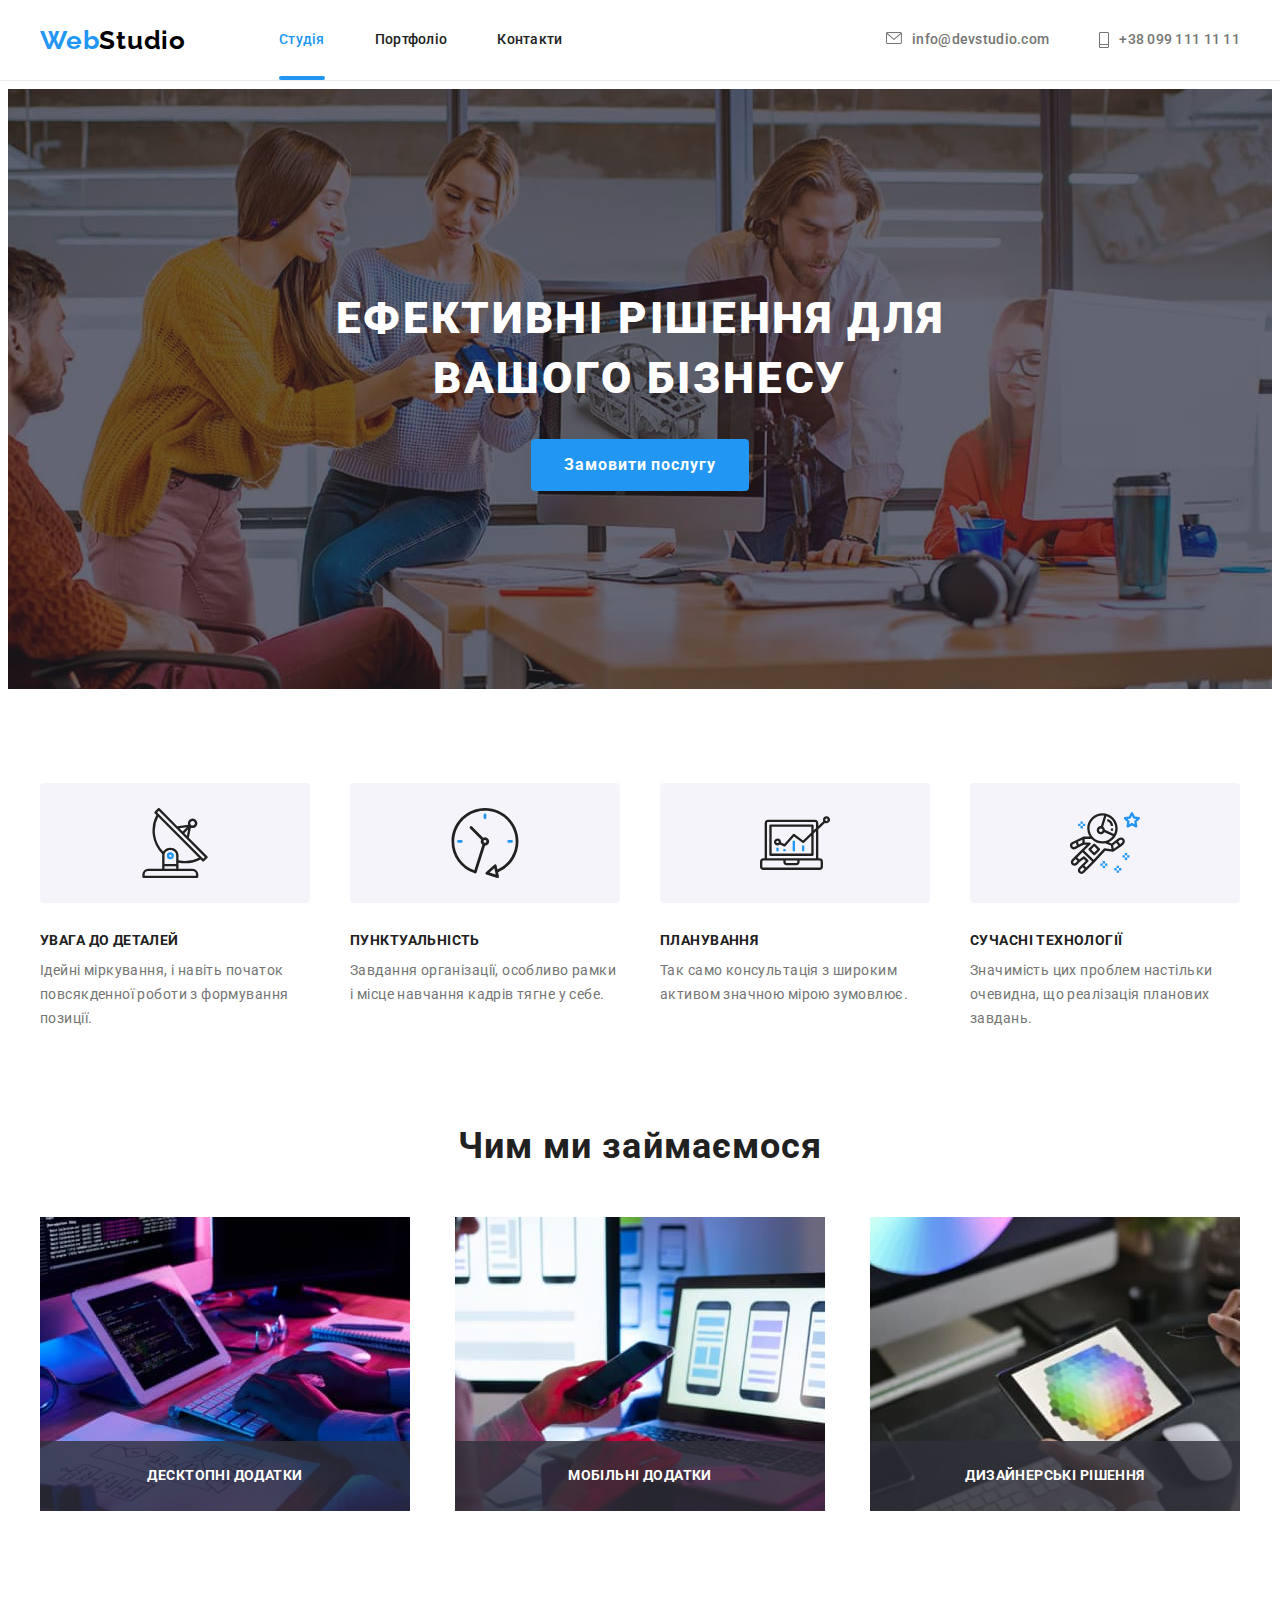
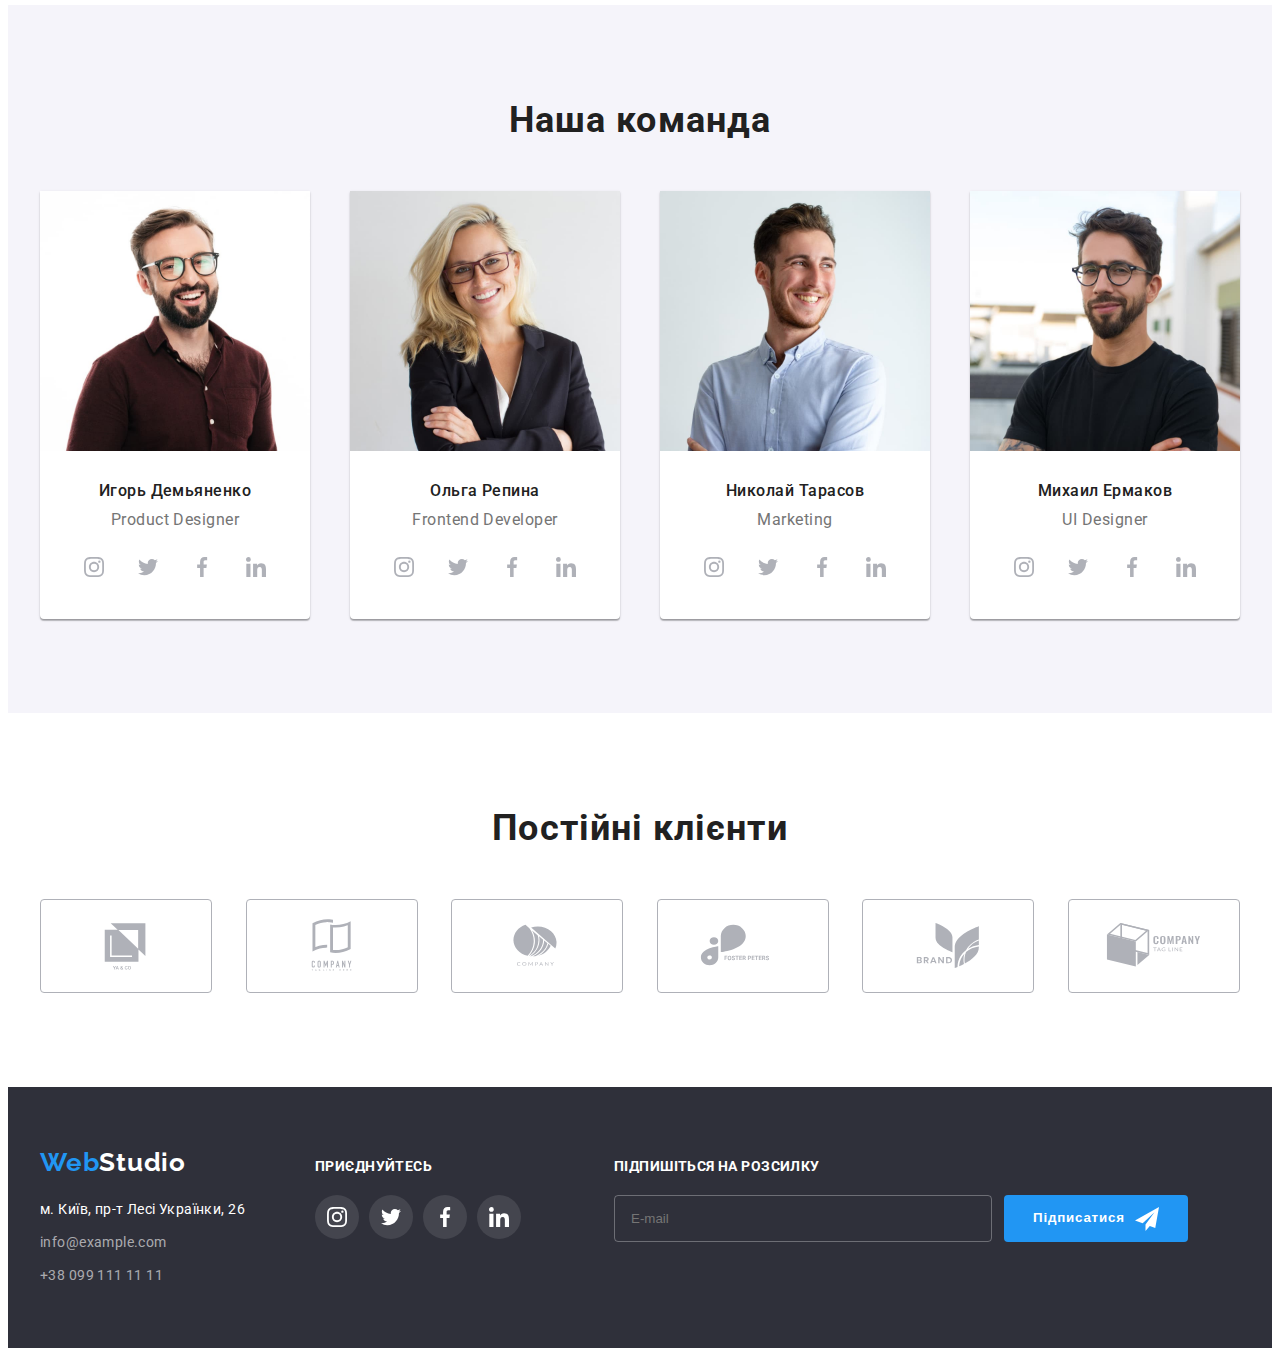
<file: index.html>
<!DOCTYPE html>
<html lang="uk">
  <head>
    <meta charset="UTF-8" />
    <meta http-equiv="X-UA-Compatible" content="IE=edge" />
    <meta name="viewport" content="width=device-width, initial-scale=1.0" />
    <title>goit-markup-hw-0</title>
    <!-- Fonts start -->
    <link rel="preconnect" href="https://fonts.googleapis.com" />
    <link rel="preconnect" href="https://fonts.gstatic.com" crossorigin />
    <link
      href="https://fonts.googleapis.com/css2?family=Raleway:wght@700&family=Roboto:wght@400;500;700;900&display=swap"
      rel="stylesheet"
    />
    <!-- Fonts end -->
    <!-- Normalize start -->
    <link
      rel="stylesheet"
      href="https://cdnjs.cloudflare.com/ajax/libs/modern-normalize/1.1.0/modern-normalize.min.css"
      integrity="sha512-wpPYUAdjBVSE4KJnH1VR1HeZfpl1ub8YT/NKx4PuQ5NmX2tKuGu6U/JRp5y+Y8XG2tV+wKQpNHVUX03MfMFn9Q=="
      crossorigin="anonymous"
      referrerpolicy="no-referrer"
    />

    <!-- Normalize end -->
    <link rel="stylesheet" href="./css/styles.css" />
  </head>
  <body data-page>
    <!-- Шапка -->
    <header class="page-header">
      <div class="container header-container">
        <a class="logo-header" href="index.html"
          ><span class="web">Web</span><span class="studio-logo-header">Studio</span></a
        >
        <nav class="header-nav">
          <ul class="header-list">
            <li class="header-item">
              <a class="link-studio link current" href="./index.html">Студія</a>
            </li>
            <li class="header-item">
              <a class="link-portfolio link" href="./portfolio.html">Портфоліо</a>
            </li>
            <li class="header-item"><a class="link-contacts link" href="">Контакти</a></li>
          </ul>
        </nav>
        <ul class="communication-list">
          <li class="communication-item">
            <a
              class="header-mail link"
              href="mialto:info@devstudio.com"
              aria-label="написать на почту"
            >
              <svg class="communication-icon" width="16" height="12">
                <use href="./images/icons.svg#convert"></use>
              </svg>
              info@devstudio.com</a
            >
          </li>
          <li class="communication-item">
            <a class="header-phone link" href="tel:+380961111111" aria-label="позвонить">
              <svg class="communication-icon" width="10" height="16">
                <use href="./images/icons.svg#phone"></use>
              </svg>
              +38 099 111 11 11</a
            >
          </li>
        </ul>
      </div>
    </header>
    <main>
      <!-- Герой -->
      <section class="hero">
        <div class="container hero-container">
          <h1 class="hero-title">Ефективні рішення для вашого бізнесу</h1>
          <button class="hero-button" type="button" data-modal-open>Замовити послугу</button>
        </div>
      </section>
      <!-- Особенности -->
      <section class="features section">
        <div class="container features-container">
          <h2 class="features-title visually-hidden" hidden>Особливості</h2>
          <ul class="features-list">
            <li class="features-item icon-antenna">
              <div class="thumb">
                <svg width="70" height="70">
                  <use href="./images/icons.svg#antenna"></use>
                </svg>
              </div>
              <h3 class="features-subtitle">УВАГА ДО ДЕТАЛЕЙ</h3>
              <p class="features-deskr">
                Ідейні міркування, і навіть початок повсякденної роботи з формування позиції.
              </p>
            </li>
            <li class="features-item icon-clock">
              <div class="thumb">
                <svg width="70" height="70">
                  <use href="./images/icons.svg#clock"></use>
                </svg>
              </div>
              <h3 class="features-subtitle">ПУНКТУАЛЬНІСТЬ</h3>
              <p class="features-deskr">
                Завдання організації, особливо рамки і місце навчання кадрів тягне у себе.
              </p>
            </li>
            <li class="features-item icon-diagram">
              <div class="thumb">
                <svg width="70" height="70">
                  <use href="./images/icons.svg#diagram"></use>
                </svg>
              </div>
              <h3 class="features-subtitle">ПЛАНУВАННЯ</h3>
              <p class="features-deskr">
                Так само консультація з широким активом значною мірою зумовлює.
              </p>
            </li>
            <li class="features-item icon-astronaut">
              <div class="thumb">
                <svg width="70" height="70">
                  <use href="./images/icons.svg#astronaut"></use>
                </svg>
              </div>
              <h3 class="features-subtitle">СУЧАСНІ ТЕХНОЛОГІЇ</h3>
              <p class="features-deskr">
                Значимість цих проблем настільки очевидна, що реалізація планових завдань.
              </p>
            </li>
          </ul>
        </div>
      </section>
      <!-- Чем мы занимаемся -->
      <section class="about section">
        <div class="container about-container">
          <h2 class="about-subtitle">Чим ми займаємося</h2>
          <ul class="about-list">
            <li class="about-item">
              <img class="about-img" src="./images/img.jpg" alt="Верстка" width="370" />
              <div class="about-block">
                <h3 class="about-text">Десктопні додатки</h3>
              </div>
            </li>
            <li class="about-item">
              <img class="about-img" src="./images/box2.jpg" alt="Телефоны" width="370" />
              <div class="about-block">
                <h3 class="about-text">Мобільні додатки</h3>
              </div>
            </li>
            <li class="about-item">
              <img class="about-img" src="./images/box3.jpg" alt="Палитра" width="370" />
              <div class="about-block">
                <h3 class="about-text">Дизайнерські рішення</h3>
              </div>
            </li>
          </ul>
        </div>
      </section>
      <!-- Наша команда -->
      <section class="team section">
        <div class="container team-container">
          <h2 class="team-subtitle">Наша команда</h2>
          <ul class="team-list">
            <li class="team-item">
              <img class="team-img" src="./images/photo1.jpg" alt="Игорь Демьяненко" width="270" />
              <div class="teammate-wrapper">
                <h3 class="team-name">Игорь Демьяненко</h3>
                <p class="team-descr">Product Designer</p>
                <ul class="socials-list">
                  <li class="socials-item">
                    <a
                      class="socials-link"
                      href=""
                      target="_blank"
                      rel="noopener noreferrer"
                      aria-label="instagram"
                    >
                      <svg class="social-icon" width="20" height="20">
                        <use href="./images/icons.svg#instagram"></use>
                      </svg>
                    </a>
                  </li>
                  <li class="socials-item">
                    <a
                      class="socials-link"
                      href=""
                      target="_blank"
                      rel="noopener noreferrer"
                      aria-label="twitter"
                    >
                      <svg class="social-icon" width="20" height="20">
                        <use href="./images/icons.svg#twitter"></use>
                      </svg>
                    </a>
                  </li>
                  <li class="socials-item">
                    <a
                      class="socials-link"
                      href=""
                      target="_blank"
                      rel="noopener noreferrer"
                      aria-label="facebook"
                    >
                      <svg class="social-icon" width="20" height="20">
                        <use href="./images/icons.svg#facebook"></use>
                      </svg>
                    </a>
                  </li>
                  <li class="socials-item">
                    <a
                      class="socials-link"
                      href=""
                      target="_blank"
                      rel="noopener noreferrer"
                      aria-label="linkedin"
                    >
                      <svg class="social-icon" width="20" height="20">
                        <use href="./images/icons.svg#linkedin"></use>
                      </svg>
                    </a>
                  </li>
                </ul>
              </div>
            </li>
            <li class="team-item">
              <img class="team-img" src="./images/photo2.jpg" alt="Ольга Репина" width="270" />
              <div class="teammate-wrapper">
                <h3 class="team-name">Ольга Репина</h3>
                <p class="team-descr">Frontend Developer</p>
                <ul class="socials-list">
                  <li class="socials-item">
                    <a
                      class="socials-link"
                      href=""
                      target="_blank"
                      rel="noopener noreferrer"
                      aria-label="instagram"
                    >
                      <svg class="social-icon" width="20" height="20">
                        <use href="./images/icons.svg#instagram"></use>
                      </svg>
                    </a>
                  </li>
                  <li class="socials-item">
                    <a
                      class="socials-link"
                      href=""
                      target="_blank"
                      rel="noopener noreferrer"
                      aria-label="twitter"
                    >
                      <svg class="social-icon" width="20" height="20">
                        <use href="./images/icons.svg#twitter"></use>
                      </svg>
                    </a>
                  </li>
                  <li class="socials-item">
                    <a
                      class="socials-link"
                      href=""
                      target="_blank"
                      rel="noopener noreferrer"
                      aria-label="facebook"
                    >
                      <svg class="social-icon" width="20" height="20">
                        <use href="./images/icons.svg#facebook"></use>
                      </svg>
                    </a>
                  </li>
                  <li class="socials-item">
                    <a
                      class="socials-link"
                      href=""
                      target="_blank"
                      rel="noopener noreferrer"
                      aria-label="linkedin"
                    >
                      <svg class="social-icon" width="20" height="20">
                        <use href="./images/icons.svg#linkedin"></use>
                      </svg>
                    </a>
                  </li>
                </ul>
              </div>
            </li>
            <li class="team-item">
              <img class="team-img" src="./images/photo3.jpg" alt="Николай Тарасов" width="270" />
              <div class="teammate-wrapper">
                <h3 class="team-name">Николай Тарасов</h3>
                <p class="team-descr">Marketing</p>
                <ul class="socials-list">
                  <li class="socials-item">
                    <a
                      class="socials-link"
                      href=""
                      target="_blank"
                      rel="noopener noreferrer"
                      aria-label="instagram"
                    >
                      <svg class="social-icon" width="20" height="20">
                        <use href="./images/icons.svg#instagram"></use>
                      </svg>
                    </a>
                  </li>
                  <li class="socials-item">
                    <a
                      class="socials-link"
                      href=""
                      target="_blank"
                      rel="noopener noreferrer"
                      aria-label="twitter"
                    >
                      <svg class="social-icon" width="20" height="20">
                        <use href="./images/icons.svg#twitter"></use>
                      </svg>
                    </a>
                  </li>
                  <li class="socials-item">
                    <a
                      class="socials-link"
                      href=""
                      target="_blank"
                      rel="noopener noreferrer"
                      aria-label="facebook"
                    >
                      <svg class="social-icon" width="20" height="20">
                        <use href="./images/icons.svg#facebook"></use>
                      </svg>
                    </a>
                  </li>
                  <li class="socials-item">
                    <a
                      class="socials-link"
                      href=""
                      target="_blank"
                      rel="noopener noreferrer"
                      aria-label="linkedin"
                    >
                      <svg class="social-icon" width="20" height="20">
                        <use href="./images/icons.svg#linkedin"></use>
                      </svg>
                    </a>
                  </li>
                </ul>
              </div>
            </li>
            <li class="team-item">
              <img class="team-img" src="./images/photo4.jpg" alt="Михаил Ермаков" width="270" />
              <div class="teammate-wrapper">
                <h3 class="team-name">Михаил Ермаков</h3>
                <p class="team-descr">UI Designer</p>
                <ul class="socials-list">
                  <li class="socials-item">
                    <a
                      class="socials-link"
                      href=""
                      target="_blank"
                      rel="noopener noreferrer"
                      aria-label="instagram"
                    >
                      <svg class="social-icon" width="20" height="20">
                        <use href="./images/icons.svg#instagram"></use>
                      </svg>
                    </a>
                  </li>
                  <li class="socials-item">
                    <a
                      class="socials-link"
                      href=""
                      target="_blank"
                      rel="noopener noreferrer"
                      aria-label="twitter"
                    >
                      <svg class="social-icon" width="20" height="20">
                        <use href="./images/icons.svg#twitter"></use>
                      </svg>
                    </a>
                  </li>
                  <li class="socials-item">
                    <a
                      class="socials-link"
                      href=""
                      target="_blank"
                      rel="noopener noreferrer"
                      aria-label="facebook"
                    >
                      <svg class="social-icon" width="20" height="20">
                        <use href="./images/icons.svg#facebook"></use>
                      </svg>
                    </a>
                  </li>
                  <li class="socials-item">
                    <a
                      class="socials-link"
                      href=""
                      target="_blank"
                      rel="noopener noreferrer"
                      aria-label="linkedin"
                    >
                      <svg class="social-icon" width="20" height="20">
                        <use href="./images/icons.svg#linkedin"></use>
                      </svg>
                    </a>
                  </li>
                </ul>
              </div>
            </li>
          </ul>
        </div>
      </section>
      <!-- Постоянные клиенты -->
      <section class="regular-client section">
        <div class="container client-container">
          <h2 class="client-subtitle">Постійні клієнти</h2>
          <ul class="client-list">
            <li class="client-item">
              <a
                class="client-link link"
                href=""
                target="_blank"
                rel="noopener noreferrer"
                aria-label="Логотип компании 1"
              >
                <svg class="client-icon" width="106" height="60">
                  <use href="./images/icons.svg#logo-1"></use>
                </svg>
              </a>
            </li>

            <li class="client-item">
              <a
                class="client-link link"
                href=""
                target="_blank"
                rel="noopener noreferrer"
                aria-label="Логотип компании 2"
              >
                <svg class="client-icon" width="106" height="60">
                  <use href="./images/icons.svg#logo-2"></use>
                </svg>
              </a>
            </li>
            <li class="client-item">
              <a
                class="client-link link"
                href=""
                target="_blank"
                rel="noopener noreferrer"
                aria-label="Логотип компании 3"
              >
                <svg class="client-icon" width="106" height="60">
                  <use href="./images/icons.svg#logo-3"></use>
                </svg>
              </a>
            </li>
            <li class="client-item">
              <a
                class="client-link link"
                href=""
                target="_blank"
                rel="noopener noreferrer"
                aria-label="Логотип компании 4"
              >
                <svg class="client-icon" width="106" height="60">
                  <use href="./images/icons.svg#logo-4"></use>
                </svg>
              </a>
            </li>
            <li class="client-item">
              <a
                class="client-link link"
                href=""
                target="_blank"
                rel="noopener noreferrer"
                aria-label="Логотип компании 5"
              >
                <svg class="client-icon" width="106" height="60">
                  <use href="./images/icons.svg#logo-5"></use>
                </svg>
              </a>
            </li>
            <li class="client-item">
              <a
                class="client-link link"
                href=""
                target="_blank"
                rel="noopener noreferrer"
                aria-label="Логотип компании 6"
              >
                <svg class="client-icon" width="106" height="60">
                  <use href="./images/icons.svg#logo-6"></use>
                </svg>
              </a>
            </li>
          </ul>
        </div>
      </section>
    </main>
    <!-- Footer -->
    <footer class="page-footer">
      <div class="container footer-container">
        <div>
          <a class="logo-footer" href="index.html"
            ><span class="web">Web</span><span class="studio-logo-footer">Studio</span></a
          >
          <address class="footer-address">
            <ul class="footer-list">
              <li class="footer-item">
                <a
                  class="link address"
                  href="https://goo.gl/maps/Fgbf3yi92QsDbhYKA"
                  target="_blank"
                  rel="noreferrer noopener"
                  >м. Київ, пр-т Лесі Українки, 26</a
                >
              </li>
              <li class="footer-item">
                <a class="link" href="mialto:info@devstudio.com">info@example.com</a>
              </li>
              <li class="footer-item">
                <a class="link" href="tel:+380961111111">+38 099 111 11 11</a>
              </li>
            </ul>
          </address>
        </div>

        <div class="join">
          <h3 class="footer-subtitle">приєднуйтесь</h3>
          <ul class="socials-list">
            <li class="socials-item">
              <a
                class="socials-link"
                href=""
                target="_blank"
                rel="noopener noreferrer"
                aria-label="instagram"
              >
                <svg class="social-icon" width="20" height="20">
                  <use href="./images/icons.svg#instagram"></use>
                </svg>
              </a>
            </li>
            <li class="socials-item">
              <a
                class="socials-link"
                href=""
                target="_blank"
                rel="noopener noreferrer"
                aria-label="twitter"
              >
                <svg class="social-icon" width="20" height="20">
                  <use href="./images/icons.svg#twitter"></use>
                </svg>
              </a>
            </li>
            <li class="socials-item">
              <a
                class="socials-link"
                href=""
                target="_blank"
                rel="noopener noreferrer"
                aria-label="facebook"
              >
                <svg class="social-icon" width="20" height="20">
                  <use href="./images/icons.svg#facebook"></use>
                </svg>
              </a>
            </li>
            <li class="socials-item">
              <a
                class="socials-link"
                href=""
                target="_blank"
                rel="noopener noreferrer"
                aria-label="linkedin"
              >
                <svg class="social-icon" width="20" height="20">
                  <use href="./images/icons.svg#linkedin"></use>
                </svg>
              </a>
            </li>
          </ul>
        </div>

        <div>
          <h3 class="footer-subtitle">Підпишіться на розсилку</h3>
          <form class="footer-form">
            <input class="footer-input" type="email" name="newsletter" placeholder="E-mail" />
            <button class="footer-button" type="submit">
              Підписатися
              <svg width="24" height="24">
                <use href="./images/icons.svg#icon-send"></use>
              </svg>
            </button>
          </form>
        </div>
      </div>
    </footer>

    <!-- Modal window -->
    <div class="backdrop is-hidden" data-modal>
      <div class="modal">
        <button type="button" class="modal-button" data-modal-close>
          <svg class="modal-button-icon" width="18" height="18">
            <use href="./images/icons.svg#icon-close"></use>
          </svg>
        </button>

        <form class="modal-form">
          <strong class="modal-title">Залиште свої дані, ми вам передзвонимо</strong>
          <div class="form-group">
            <label class="modal-form-group">
              <span class="form-label">Ім'я</span>
              <input class="form-input" type="text" name="user-name" />
              <svg class="form-icon" width="18" height="18">
                <use href="./images/icons.svg#icon-modal-person"></use>
              </svg>
            </label>

            <label class="modal-form-group">
              <span class="form-label">Телефон</span>
              <input class="form-input" type="tel" name="user-phone" />
              <svg class="form-icon" width="18" height="18">
                <use href="./images/icons.svg#icon-modal-phone"></use>
              </svg>
            </label>

            <label class="modal-form-group">
              <span class="form-label">Пошта</span>
              <input class="form-input" type="email" name="user-email" />
              <svg class="form-icon" width="18" height="18">
                <use href="./images/icons.svg#icon-modal-email"></use>
              </svg>
            </label>

            <label class="modal-form-group">
              <span class="form-label">Коментар</span>
              <textarea
                class="form-message"
                name="user-message"
                rows="5"
                placeholder="Введіть текст"
              ></textarea>
            </label>
          </div>

          <label class="modal-form-agreement">
            <input class="form-checkbox visually-hidden" type="checkbox" name="user-agreement" />
            <svg class="agreement-icon" width="16" height="15">
              <use class="agreement-icon-uncheck" href="./images/icons.svg#icon-uncheck"></use>
              <use class="agreement-icon-check" href="./images/icons.svg#icon-check"></use>
            </svg>
            <span class="form-agreement-text"
              >Погоджуюся з розсилкою та приймаю
              <a class="form-agreement-link" href="">Умови договору</a></span
            >
          </label>

          <button class="modal-form-button" type="submit">Відправити</button>
        </form>
      </div>
    </div>

    <!-- script -->
    <script src="./js/header-scroll.js"></script>
    <script src="./js/modal.js"></script>
  </body>
</html>
</file>
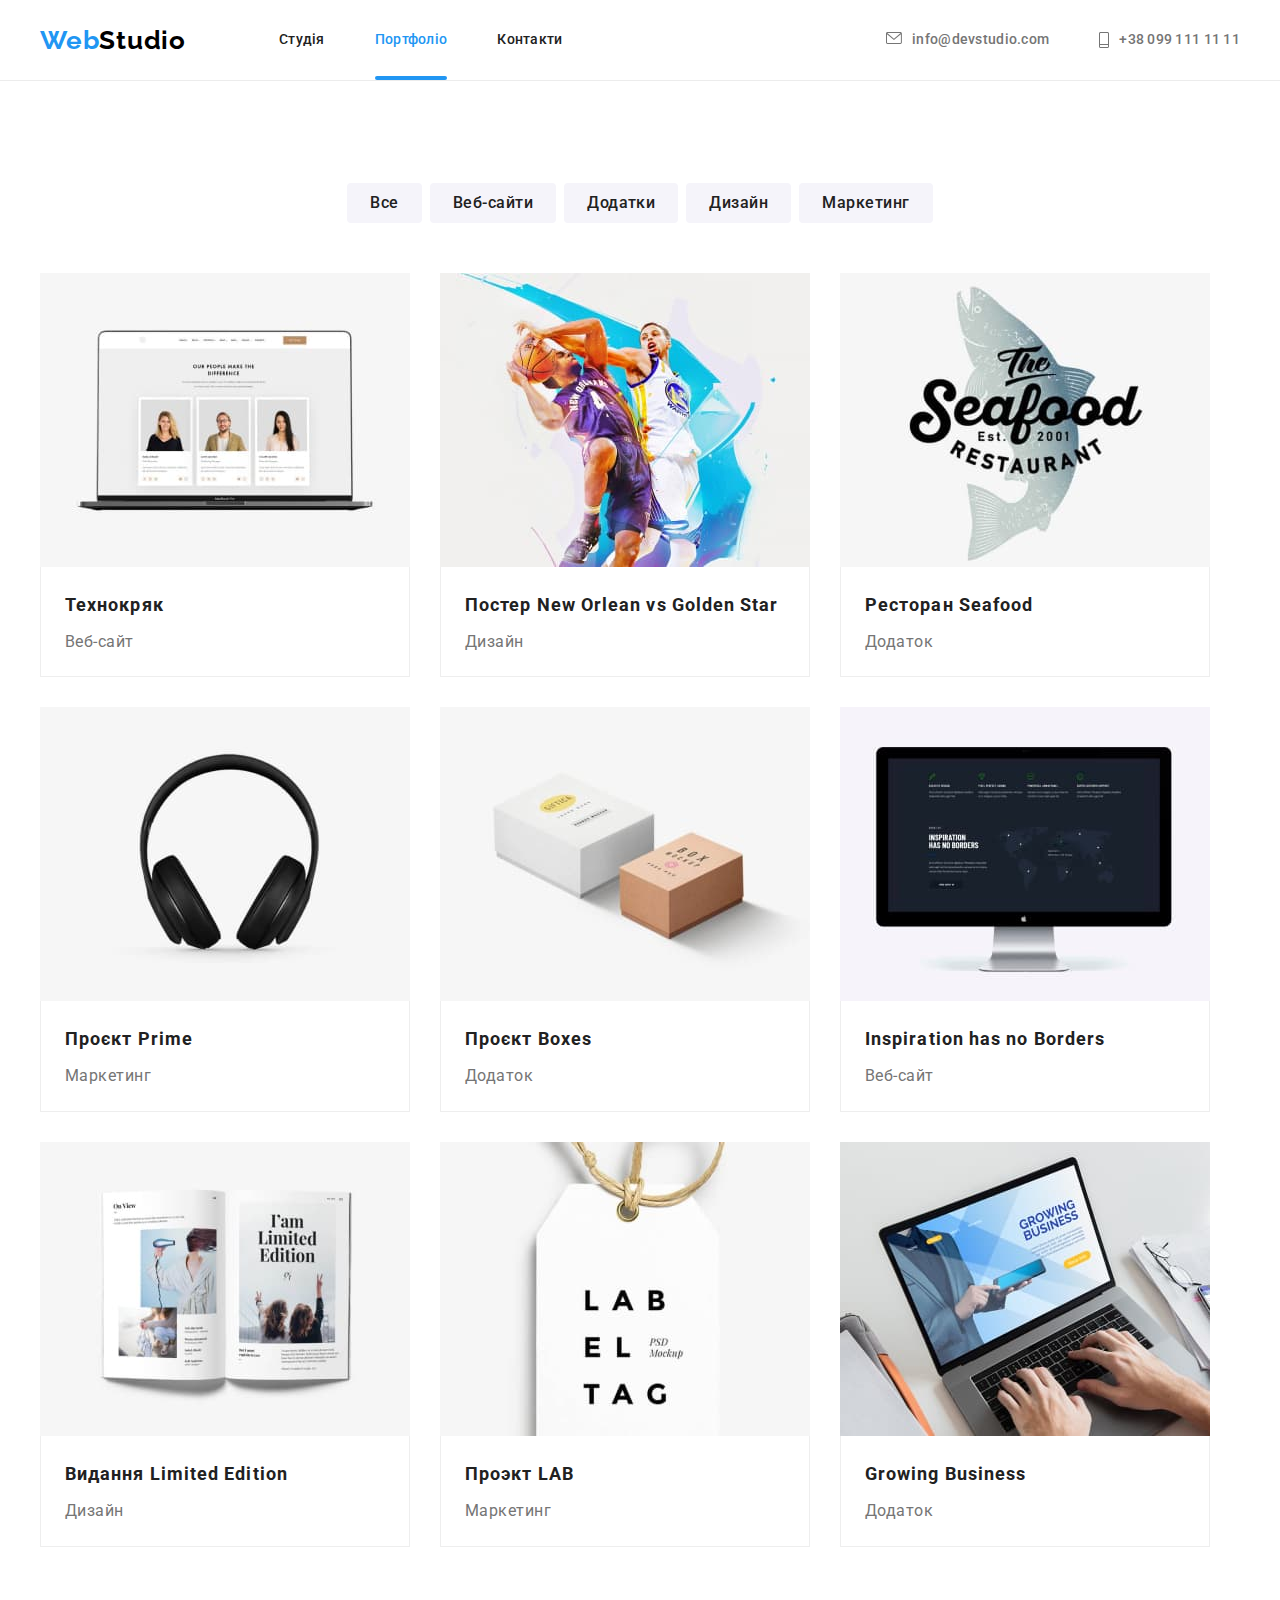
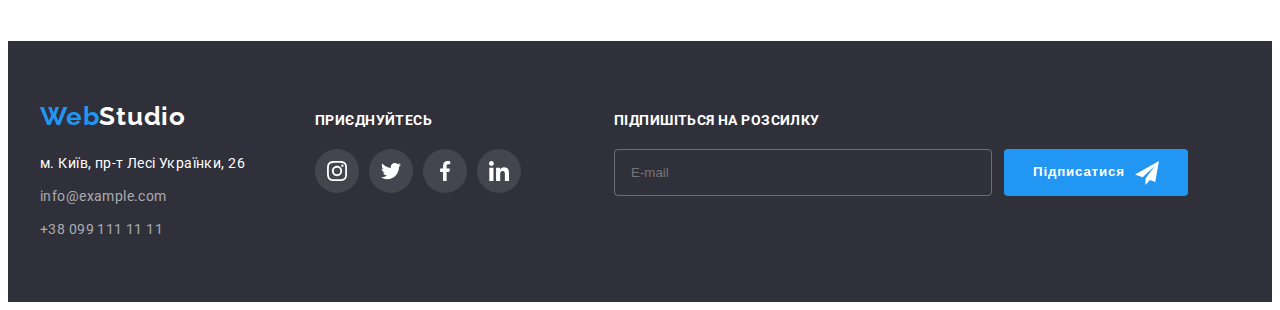
<file: portfolio.html>
<!DOCTYPE html>
<html lang="ru">
  <head>
    <meta charset="UTF-8" />
    <meta http-equiv="X-UA-Compatible" content="IE=edge" />
    <meta name="viewport" content="width=device-width, initial-scale=1.0" />
    <title>Портфолио</title>
    <!-- Fonts start -->
    <link rel="preconnect" href="https://fonts.googleapis.com" />
    <link rel="preconnect" href="https://fonts.gstatic.com" crossorigin />
    <link
      href="https://fonts.googleapis.com/css2?family=Raleway:wght@700&family=Roboto:wght@400;500;700;900&display=swap"
      rel="stylesheet"
    />
    <!-- Fonts end -->
    <!-- Normalize start -->
    <link
      rel="stylesheet"
      href="https://cdnjs.cloudflare.com/ajax/libs/modern-normalize/1.1.0/modern-normalize.min.css"
      integrity="sha512-wpPYUAdjBVSE4KJnH1VR1HeZfpl1ub8YT/NKx4PuQ5NmX2tKuGu6U/JRp5y+Y8XG2tV+wKQpNHVUX03MfMFn9Q=="
      crossorigin="anonymous"
      referrerpolicy="no-referrer"
    />
    <!-- Normalize end -->
    <link rel="stylesheet" href="./css/styles.css" />
  </head>
  <body>
    <!-- Шапка -->
    <header class="page-header">
      <div class="container header-container">
        <a class="logo-header" href="index.html"
          ><span class="web">Web</span><span class="studio-logo-header">Studio</span></a
        >
        <nav class="header-nav">
          <ul class="header-list">
            <li class="header-item">
              <a class="link-studio link" href="./index.html">Студія</a>
            </li>
            <li class="header-item">
              <a class="link-portfolio link current" href="./portfolio.html">Портфоліо</a>
            </li>
            <li class="header-item"><a class="link-contacts link" href="">Контакти</a></li>
          </ul>
        </nav>
        <ul class="communication-list">
          <li class="communication-item">
            <a
              class="header-mail link"
              href="mialto:info@devstudio.com"
              aria-label="написать на почту"
            >
              <svg class="communication-icon" width="16" height="12">
                <use href="./images/icons.svg#convert"></use>
              </svg>
              info@devstudio.com</a
            >
          </li>
          <li class="communication-item">
            <a class="header-phone link" href="tel:+380961111111" aria-label="позвонить">
              <svg class="communication-icon" width="10" height="16">
                <use href="./images/icons.svg#phone"></use>
              </svg>
              +38 099 111 11 11</a
            >
          </li>
        </ul>
      </div>
    </header>
    <!-- Main -->
    <main class="page-main">
      <!-- НАШИ ПРОЕКТЫ    -->
      <section class="project section">
        <div class="container project-container">
          <h2 class="visually-hidden" hidden>Наши проекты</h2>
          <!-- Фильтр -->
          <ul class="button-list">
            <li class="button-item"><button class="button-filter" type="button">Все</button></li>
            <li class="button-item">
              <button class="button-filter" type="button">Веб-сайти</button>
            </li>
            <li class="button-item">
              <button class="button-filter" type="button">Додатки</button>
            </li>
            <li class="button-item"><button class="button-filter" type="button">Дизайн</button></li>
            <li class="button-item">
              <button class="button-filter" type="button">Маркетинг</button>
            </li>
          </ul>
          <!-- Список наших работ -->
          <ul class="projects-list">
            <li class="project-item">
              <a class="project-link" href="">
                <div class="project-card">
                  <img
                    class="project-img"
                    src="./images/people.jpg"
                    alt="Список сотрудников разработанного сайта"
                    width="370"
                  />
                  <div class="overlay">
                    <p class="overlay-text">
                      Ресурс пропонує комплексні пропозиції з різним рівнем функціоналу та сервісів.
                      Все це дозволить відвідувачу отримати вичерпні відомості про компанію чи
                      приватну особу.
                    </p>
                  </div>
                </div>

                <div class="project-content">
                  <h3 class="project-title">Технокряк</h3>
                  <p class="project-descr">Веб-сайт</p>
                </div>
              </a>
            </li>
            <li class="project-item">
              <a class="project-link" href="">
                <div class="project-card">
                  <img
                    class="project-img"
                    src="./images/basketball.jpg"
                    alt="Два баскетболиста"
                    width="370"
                  />
                  <div class="overlay">
                    <p class="overlay-text">
                      Ресурс пропонує комплексні пропозиції з різним рівнем функціоналу та сервісів.
                      Все це дозволить відвідувачу отримати вичерпні відомості про компанію чи
                      приватну особу.
                    </p>
                  </div>
                </div>

                <div class="project-content">
                  <h3 class="project-title">Постер New Orlean vs Golden Star</h3>
                  <p class="project-descr">Дизайн</p>
                </div>
              </a>
            </li>
            <li class="project-item">
              <a class="project-link" href="">
                <div class="project-card">
                  <img
                    class="project-img"
                    src="./images/restaurant.jpg"
                    alt="Логотип ресторана"
                    width="370"
                  />
                  <div class="overlay">
                    <p class="overlay-text">
                      Ресурс пропонує комплексні пропозиції з різним рівнем функціоналу та сервісів.
                      Все це дозволить відвідувачу отримати вичерпні відомості про компанію чи
                      приватну особу.
                    </p>
                  </div>
                </div>

                <div class="project-content">
                  <h3 class="project-title">Ресторан Seafood</h3>
                  <p class="project-descr">Додаток</p>
                </div>
              </a>
            </li>
            <li class="project-item">
              <a class="project-link" href="">
                <div class="project-card">
                  <img class="project-img" src="./images/bits.jpg" alt="Наушники" width="370" />
                  <div class="overlay">
                    <p class="overlay-text">
                      Ресурс пропонує комплексні пропозиції з різним рівнем функціоналу та сервісів.
                      Все це дозволить відвідувачу отримати вичерпні відомості про компанію чи
                      приватну особу.
                    </p>
                  </div>
                </div>

                <div class="project-content">
                  <h3 class="project-title">Проєкт Prime</h3>
                  <p class="project-descr">Маркетинг</p>
                </div>
              </a>
            </li>

            <li class="project-item">
              <a class="project-link" href="">
                <div class="project-card">
                  <img class="project-img" src="./images/box.jpg" alt="Две коробочки" width="370" />
                  <div class="overlay">
                    <p class="overlay-text">
                      Ресурс пропонує комплексні пропозиції з різним рівнем функціоналу та сервісів.
                      Все це дозволить відвідувачу отримати вичерпні відомості про компанію чи
                      приватну особу.
                    </p>
                  </div>
                </div>

                <div class="project-content">
                  <h3 class="project-title">Проєкт Boxes</h3>
                  <p class="project-descr">Додаток</p>
                </div>
              </a>
            </li>
            <li class="project-item">
              <a class="project-link" href="">
                <div class="project-card">
                  <img
                    class="project-img"
                    src="./images/monitor.jpg"
                    alt="Монитор с картой мира"
                    width="370"
                  />
                  <div class="overlay">
                    <p class="overlay-text">
                      Ресурс пропонує комплексні пропозиції з різним рівнем функціоналу та сервісів.
                      Все це дозволить відвідувачу отримати вичерпні відомості про компанію чи
                      приватну особу.
                    </p>
                  </div>
                </div>

                <div class="project-content">
                  <h3 class="project-title">Inspiration has no Borders</h3>
                  <p class="project-descr">Веб-сайт</p>
                </div>
              </a>
            </li>
            <li class="project-item">
              <a class="project-link" href="">
                <div class="project-card">
                  <img class="project-img" src="./images/book.jpg" alt="Книга" width="370" />

                  <div class="overlay">
                    <p class="overlay-text">
                      Ресурс пропонує комплексні пропозиції з різним рівнем функціоналу та сервісів.
                      Все це дозволить відвідувачу отримати вичерпні відомості про компанію чи
                      приватну особу.
                    </p>
                  </div>
                </div>
                <div class="project-content">
                  <h3 class="project-title">Видання Limited Edition</h3>
                  <p class="project-descr">Дизайн</p>
                </div>
              </a>
            </li>
            <li class="project-item">
              <a class="project-link" href="">
                <div class="project-card">
                  <img
                    class="project-img"
                    src="./images/birka.jpg"
                    alt="Бирка с названием проекта"
                    width="370"
                  />
                  <div class="overlay">
                    <p class="overlay-text">
                      Ресурс пропонує комплексні пропозиції з різним рівнем функціоналу та сервісів.
                      Все це дозволить відвідувачу отримати вичерпні відомості про компанію чи
                      приватну особу.
                    </p>
                  </div>
                </div>

                <div class="project-content">
                  <h3 class="project-title">Проэкт LAB</h3>
                  <p class="project-descr">Маркетинг</p>
                </div>
              </a>
            </li>
            <li class="project-item">
              <a class="project-link" href="">
                <div class="project-card">
                  <img
                    class="project-img"
                    src="./images/laptop.jpg"
                    alt="Работа за ноутбуком"
                    width="370"
                  />
                  <div class="overlay">
                    <p class="overlay-text">
                      Ресурс пропонує комплексні пропозиції з різним рівнем функціоналу та сервісів.
                      Все це дозволить відвідувачу отримати вичерпні відомості про компанію чи
                      приватну особу.
                    </p>
                  </div>
                </div>

                <div class="project-content">
                  <h3 class="project-title">Growing Business</h3>
                  <p class="project-descr">Додаток</p>
                </div>
              </a>
            </li>
          </ul>
        </div>
      </section>
    </main>
    <!-- Footer -->
    <footer class="page-footer">
      <div class="container footer-container">
        <div>
          <a class="logo-footer" href="index.html"
            ><span class="web">Web</span><span class="studio-logo-footer">Studio</span></a
          >
          <address class="footer-address">
            <ul class="footer-list">
              <li class="footer-item">
                <a
                  class="link address"
                  href="https://goo.gl/maps/Fgbf3yi92QsDbhYKA"
                  target="_blank"
                  rel="noreferrer noopener"
                  >м. Київ, пр-т Лесі Українки, 26</a
                >
              </li>
              <li class="footer-item">
                <a class="link" href="mialto:info@devstudio.com">info@example.com</a>
              </li>
              <li class="footer-item">
                <a class="link" href="tel:+380961111111">+38 099 111 11 11</a>
              </li>
            </ul>
          </address>
        </div>

        <div class="join">
          <h3 class="footer-subtitle">приєднуйтесь</h3>
          <ul class="socials-list">
            <li class="socials-item">
              <a
                class="socials-link"
                href=""
                target="_blank"
                rel="noopener noreferrer"
                aria-label="instagram"
              >
                <svg class="social-icon" width="20" height="20">
                  <use href="./images/icons.svg#instagram"></use>
                </svg>
              </a>
            </li>
            <li class="socials-item">
              <a
                class="socials-link"
                href=""
                target="_blank"
                rel="noopener noreferrer"
                aria-label="twitter"
              >
                <svg class="social-icon" width="20" height="20">
                  <use href="./images/icons.svg#twitter"></use>
                </svg>
              </a>
            </li>
            <li class="socials-item">
              <a
                class="socials-link"
                href=""
                target="_blank"
                rel="noopener noreferrer"
                aria-label="facebook"
              >
                <svg class="social-icon" width="20" height="20">
                  <use href="./images/icons.svg#facebook"></use>
                </svg>
              </a>
            </li>
            <li class="socials-item">
              <a
                class="socials-link"
                href=""
                target="_blank"
                rel="noopener noreferrer"
                aria-label="linkedin"
              >
                <svg class="social-icon" width="20" height="20">
                  <use href="./images/icons.svg#linkedin"></use>
                </svg>
              </a>
            </li>
          </ul>
        </div>

        <div>
          <h3 class="footer-subtitle">Підпишіться на розсилку</h3>
          <form class="footer-form">
            <input class="footer-input" type="email" name="newsletter" placeholder="E-mail" />
            <button class="footer-button" type="submit">
              Підписатися
              <svg width="24" height="24">
                <use href="./images/icons.svg#icon-send"></use>
              </svg>
            </button>
          </form>
        </div>
      </div>
    </footer>
    <!-- script -->
    <script src="./js/header-scroll.js"></script>
  </body>
</html>
</file>
<file: css/styles.css>
:root {
  /* fonts */
  --main-font: Roboto, sans-serif;
  --secondary-font: Raleway, sans-serif;

  /* colors */
  --main-txt-cl: #212121;
  --secondary-txt-cl: #757575;
  --accent-txt-cl: #2196f3;
  --secondary-accent: #188ce8;
  --white-cl: #ffffff;
  --btn-bg-cl: #f5f4fa;
  --footer-bg-cl: #2f303a;
  --footer-cl: rgba(255, 255, 255, 0.6);
  --logo-black-cl: #000000;


  /* animation */
  --dur-tf: 250ms cubic-bezier(0.4, 0, 0.2, 1);
}

/* Общий стиль */

body {
  font-family: var(--main-font);
  color: var(--main-txt-cl);
}

.no-scroll {
  overflow: hidden;
}

.container {
  width: 1200px;
  padding-left: 15px;
  padding-right: 15px;
  margin-left: auto;
  margin-right: auto;
  /* outline: 1px solid tomato;  */
}

.section {
  padding-top: 94px;
  padding-bottom: 94px;
}

::after,
::before {
  box-sizing: border-box;
}

/* reset styles */

img {
  display: block;
}

h1,
h2,
h3,
h4,
h5,
h6,
p {
  margin: 0;
}

.logo-header,
.logo-footer,
.socials-link,
.project-link,
.link {
  text-decoration: none;
  color: currentColor;
}

.footer-address {
  font-style: normal;
}

.header-list,
.communication-list,
.button-list,
.projects-list,
.footer-list,
.features-list,
.about-list,
.team-list,
.client-list,
.socials-list {
  list-style: none;
  padding: 0;
  margin: 0;
}

/* button styles */
.button-filter,
.hero-button {
    display: inline-block;
  min-width: 73px;
  border: 1px solid transparent;
  border-radius: 4px;
  cursor: pointer;
  font-family: inherit;
  }

.hero-button {
  padding: 10px 32px;
  color: var(--white-cl);
  background-color: var(--accent-txt-cl);
  transition: background-color var(--dur-tf);
}

.hero-button:hover,
.hero-button:focus {
  background-color: var(--secondary-accent);
}

.button-filter {
  padding: 6px 22px;
  color: currentColor;
  background-color: var(--btn-bg-cl);
  transition: background-color var(--dur-tf), color var(--dur-tf), box-shadow var(--dur-tf);
}

.button-filter:hover,
.button-filter:focus,
.button-filter:active {
  color: var(--white-cl);
  background-color: var(--accent-txt-cl);
  box-shadow: 0px 3px 1px rgba(0, 0, 0, 0.1), 0px 1px 2px rgba(0, 0, 0, 0.08),
    0px 2px 2px rgba(0, 0, 0, 0.12);
}



/* logo styles */
.logo-header,
.logo-footer {
  font-family: var(--secondary-font);

  font-weight: 700;
  font-size: 26px;
  line-height: 1.19;

  letter-spacing: 0.03em;
}

.web {
  color: var(--accent-txt-cl);
}

.studio-logo-header {
  color: var(--logo-black-cl);
}

.studio-logo-footer {
  color: var(--white-cl);
}

/* link styles */

.link {
  transition: color var(--dur-tf), background-color var(--dur-tf);
}

.link:hover,
.link:focus {
  color: var(--accent-txt-cl);
}


/* header styles */

.page-header {
  position: fixed;
  top: 0;
  z-index: 100;
  left: 0;
  width: 100%;
  background-color: var(--white-cl);
  border-bottom-color: #ececec;
  border-bottom-style: solid;
  border-bottom-width: 1px;
}

.header-container {
  display: flex;
  align-items: center;
  /* border-bottom-color: #ECECEC;
        border-bottom-style: solid;
        border-bottom-width: 1px; */
}

.logo-header {
  margin-right: 93px;
}

.header-nav,
.communication-list {
  font-weight: 500;
  font-size: 14px;
  line-height: 1.14;
  letter-spacing: 0.02em;
}

/* .header-nav {
    margin-right: auto;
} */

.header-list {
  display: flex;
  gap: 50px;
}

/* .header-item {margin-right: 50px;}
.header-item:last-child {margin-right: 0;} */

.header-item .link {
  display: block;
  padding: 32px 0;
}

.header-item .current {
  position: relative;
  color: var(--accent-txt-cl);
  /* outline: 1px solid tomato; */
}

.current::after {
  content: '';
  position: absolute;
  left: 0;
  bottom: 0px;
  display: block;
  width: 100%;
  height: 4px;

  background-color: var(--accent-txt-cl);
  border-radius: 2px;
}


.header-mail {
  margin-right: 50px;
}

.communication-list {
  margin-left: auto;
  display: flex;
  color: var(--secondary-txt-cl);
  align-items: center;
}

.header-phone,
.header-mail {
  display: flex;
  text-align: center;
}

.communication-icon {
  margin-right: 10px;

  fill: currentColor;

  /* outline: 2px solid tomato;*/
}

/* hero styles  */
.hero {
  max-width: 1600px;
  height: 600px;
  margin-left: auto;
  margin-right: auto;
  background-color: var(--footer-bg-cl);
  text-align: center;

  background-image: linear-gradient(to right, rgba(47, 48, 58, 0.4), rgba(47, 48, 58, 0.4)),
    url(../images/hero.jpg);
  background-repeat: no-repeat;
  background-position: center;
  background-size: cover;
}

.hero-container {
  padding-bottom: 200px;
  padding-top: 200px;
}

.hero-title {
  width: 696px;
  margin-left: auto;
  margin-right: auto;
  /* margin-top: 0; */
  margin-bottom: 30px;

  color: var(--white-cl);

  font-weight: 900;
  font-size: 44px;
  line-height: 1.36;

  letter-spacing: 0.06em;
  text-transform: uppercase;
}

.hero-button {
  font-weight: 700;
  font-size: 16px;
  line-height: 1.87;
  letter-spacing: 0.06em;
}

/* features styles */

.visually-hidden {
  position: absolute;
  width: 1px;
  height: 1px;
  margin: -1px;
  border: 0;
  padding: 0;

  white-space: nowrap;
  clip-path: inset(100%);
  clip: rect(0 0 0 0);
  overflow: hidden;
}

.features-list {
  display: flex;
  justify-content: space-between;
}

.features-item {
  width: 270px;
}

.thumb {
  display: flex;
  align-items: center;
  justify-content: center;
  /* outline: 2px solid tomato; */
  height: 120px;
  margin-bottom: 30px;
  background-color: var(--btn-bg-cl);
  border-radius: 4px;
}

/*  training--
.features-item::before {
    margin-bottom: 30px;
    display: block;
    content: '';
    height: 120px;
    outline: 1px solid tomato;
   background-image: url(../images/features/antenna\ 1.svg);
   background-repeat: no-repeat;
   background-position: center;
    background-color: #f5f4fa;
    border-radius: 4px;
}

.icon-antenna::before {background-image: url(../images/features/antenna.svg);}

.icon-clock::before {
    background-image: url(../images/features/clock.svg);
}
.icon-diagram::before {
    background-image: url(../images/features/diagram.svg);
}
.icon-astronaut::before {
    background-image: url(../images/features/astronaut.svg);
} */

.features-subtitle {
  margin-bottom: 10px;
  font-size: 14px;
  line-height: 1.14;
  letter-spacing: 0.03em;
  text-transform: uppercase;
}

.features-deskr {
  color: var(--secondary-txt-cl);

  font-size: 14px;
  line-height: 1.71;
  letter-spacing: 0.03em;
}

/* about styles - team styles - client styles */

.about {
  padding-top: 0;
}

.team-subtitle,
.about-subtitle,
.client-subtitle {
  margin-bottom: 50px;
  font-size: 36px;
  line-height: 1.17;
  text-align: center;
  letter-spacing: 0.03em;
}

.about-list,
.team-list,
.client-list {
  display: flex;
  justify-content: space-between;
}

.about-item {
  position: relative;
}

.about-block {
  position: absolute;
  bottom: 0;
  left: 0;
  width: 100%;
  height: 70px;
  display: flex;
  align-items: center;
  justify-content: center;
  background-color: rgba(47, 48, 58, 0.8);
  ;
}

.about-text {

  font-size: 14px;
  line-height: 1.14;
  text-align: center;
  letter-spacing: 0.03em;
  text-transform: uppercase;
  color: var(--white-cl);
}


/* team styles */
.team {
  background-color: var(--btn-bg-cl);
}

.team-item {
  background-color: var(--white-cl);
  box-shadow: 0px 1px 3px rgba(0, 0, 0, 0.12), 0px 1px 1px rgba(0, 0, 0, 0.14),
    0px 2px 1px rgba(0, 0, 0, 0.2);
  border-radius: 0px 0px 4px 4px;
}

.teammate-wrapper {
  padding: 30px 10px;
}

.team-name {
  margin-bottom: 10px;
  font-weight: 500;
  font-size: 16px;
  line-height: 1.19;
  text-align: center;
  letter-spacing: 0.03em;
}

.team-descr {
  line-height: 1.19;
  text-align: center;
  letter-spacing: 0.03em;
  color: var(--secondary-txt-cl);
  margin-bottom: 16px;
}

/* clients */
.client-list {
  gap: 30px;
}

.client-link {
  display: flex;
  justify-content: center;
  align-items: center;
  transition: color var(--dur-tf), background-color var(--dur-tf);
  width: 170px;
  height: 92px;
  background-color: var(--white-cl);
  border: 1px solid #afb1b8;
  border-radius: 4px;
  transition: border var(--dur-tf);


  /* outline: 2px solid tomato; */
}

.client-icon {
  fill: #afb1b8;
  transition: fill var(--dur-tf);
}

.client-link:hover,
.client-link:focus {
  border: 1px solid var(--accent-txt-cl);
}

.client-link:hover .client-icon,
.client-link:focus .client-icon {
  fill: var(--accent-txt-cl);

}

/* PORTFOLIO */
/* filter styles */

.button-list {
  display: flex;
  justify-content: center;
  margin-bottom: 50px;
}

.button-item:not(:last-child) {
  margin-right: 8px;
}

.button-filter {
  font-weight: 500;
  font-size: 16px;
  line-height: 1.6;
  text-align: center;
  letter-spacing: 0.03em;
}

/* project styles */
.projects-list {
  display: flex;
  flex-wrap: wrap;
  gap: 30px;
}

.project-item {

  width: 370px;
  transition: box-shadow var(--dur-tf);

}

.project-item:hover,
.project-item:focus {
  box-shadow: 0px 1px 1px rgba(0, 0, 0, 0.12), 0px 4px 4px rgba(0, 0, 0, 0.06),
    1px 4px 6px rgba(0, 0, 0, 0.16);
}

.project-item:hover .overlay,
.project-item:focus .overlay {
  transform: translateY(0);
}

.project-card {
  position: relative;
  overflow: hidden;
}

.overlay {

  position: absolute;
  transform: translateY(100%);
  display: flex;
  align-items: center;
  justify-content: center;
  top: 0;
  right: 0;
  width: 100%;
  height: 100%;
  background-color: rgba(33, 150, 243, 0.9);
  transition: transform var(--dur-tf);
}

.overlay-text {
  padding: 63px 24px;

  font-size: 18px;
  line-height: 1.6;

  letter-spacing: 0.03em;
  color: var(--white-cl);

}

.project-content {
  border-right: 1px solid #eeeeee;
  border-bottom: 1px solid #eeeeee;
  border-left: 1px solid #eeeeee;
  padding: 20px 24px;
}

.project-title {
  font-size: 18px;
  line-height: 2;
  letter-spacing: 0.06em;
  margin-bottom: 4px;
}

.project-descr {
  line-height: 1.87;
  letter-spacing: 0.03em;
  color: var(--secondary-txt-cl);
}

/* footer styles */
.page-footer {
  color: var(--footer-cl);
  background-color: var(--footer-bg-cl);
}

.logo-footer {
  display: inline-block;

  margin-bottom: 20px;
}

.footer-container {
  padding-top: 60px;
  padding-bottom: 60px;
  display: flex;
  align-items: baseline;
}

.footer-address {
  font-size: 14px;
  line-height: 1.71;
  letter-spacing: 0.03em;
}

.address.link {
  color: var(--white-cl);
}

.footer-item:not(:last-child) {
  margin-bottom: 9px;
}

.join {
  margin-left: 70px;
}

.footer-subtitle {
  margin-bottom: 20px;
  font-size: 14px;
  line-height: 1.14;
  letter-spacing: 0.03em;
  text-transform: uppercase;
  color: var(--white-cl);
}
.join {margin-right: 93px;}

.join .socials-link {
  background-color: rgba(255, 255, 255, 0.1);
}

.join .social-icon {
  fill: var(--white-cl);
}



/* Socials links*/
.socials-list {
  display: flex;
  align-items: center;
  justify-content: center;
  gap: 10px;
}

.socials-link {
  display: flex;
  align-items: center;
  justify-content: center;
  width: 44px;
  height: 44px;
  background-color: var(--white-cl);
  border-radius: 50%;
  transition: background-color var(--dur-tf);
  /* outline: 2px solid tomato; */
}

.socials-link:hover,
.socials-link:focus {
  background-color: var(--accent-txt-cl);

}

.social-icon {
  fill: #afb1b8;
  transition: fill var(--dur-tf);
}

.socials-link:hover .social-icon,
.socials-link:focus .social-icon {
  fill: #ffffff;
}

/* training
.social-icon {
  fill: #afb1b8;
}
.social-icon:hover,
.social-icon:focus {}*/

.footer-form {display: flex;}

.footer-input {
  margin-right: 12px;
  width: 358px;

  padding-left: 16px;
  color: var(--btn-bg-cl);
  background-color: inherit;
outline: none;
  border: 1px solid rgba(255, 255, 255, 0.3);
   
    border-radius: 4px;
transition: filter var(--dur-tf);
}

.footer-input:hover,
.footer-input:focus {
    filter: drop-shadow(0px 4px 4px rgba(0, 0, 0, 0.15));
}


.footer-button {

  display: inline-flex;
  align-items: center;
  padding: 10px 28px;
  gap: 10px;

  font-weight: 700;
  line-height: 1.87;
  letter-spacing: 0.06em;

  color: var(--white-cl);

  background: var(--accent-txt-cl);
  border: 1px solid transparent;
  border-radius: 4px;

transition: box-shadow var(--dur-tf);
  cursor: pointer;
}

.footer-button:hover,
.footer-button:focus {
box-shadow: 0px 4px 4px rgba(0, 0, 0, 0.15);
}


/* Modal window*/

.backdrop {
  position: fixed;
  z-index: 1000;
  top: 0;
  left: 0;


  width: 100%;
  height: 100%;
  background: rgba(0, 0, 0, 0.2);

  transition: opacity 500ms ease-in, visibility 500ms ease-in;
}

.backdrop.is-hidden {
  opacity: 0;
  visibility: hidden;
  pointer-events: none;
}

.modal {
  position: absolute;
  top: 50%;
  left: 50%;
  transform: translate(-50%, -50%) scale(1);

  padding: 40px;

  width: 528px;
  height: 581px;
  background-color: var(--white-cl);
  box-shadow: 0px 1px 3px rgba(0, 0, 0, 0.12), 0px 1px 1px rgba(0, 0, 0, 0.14), 0px 2px 1px rgba(0, 0, 0, 0.2);
  border-radius: 4px;
  transition: transform 400ms ease-in-out 200ms, opacity 400ms ease-in-out 200ms;

}

.backdrop.is-hidden .modal {
  opacity: 0;
  transform: translate(-50%, -50%) scale(0.2);
}

.modal-button {
  position: absolute;
  top: 8px;
  right: 8px;

  display: flex;
  align-items: center;
  justify-content: center;

  width: 30px;
  height: 30px;
  padding: 0;

  background: var(--white-cl);
  border: 1px solid rgba(0, 0, 0, 0.1);
  border-radius: 50%;
  transition: border var(--dur-tf);
  cursor: pointer;
}

.modal-button-icon {
  fill: #000000;
  transition: fill var(--dur-tf);
}



.modal-button:hover .modal-button-icon,
.modal-button:focus .modal-button-icon {
  fill: var(--accent-txt-cl);
;
}



/* Modal form */

.modal-form {
  text-align: center;
 
}

.modal-title {
  display: block;
  margin-bottom: 12px;



  font-size: 20px;
  line-height: 1.15;
  text-align: center;
  letter-spacing: 0.03em;
}

.form-group {
  margin-bottom: 20px;}

.modal-form-group {
  position: relative;
  display: block;
  margin-bottom: 10px;
}

.modal-form-group:last-child {
  margin-bottom: 0px;
}

.form-label {
  display: block;
  text-align: left;
  margin-bottom: 4px;

  font-size: 12px;
  line-height: 1.17;
  letter-spacing: 0.01em;
  color: var(--secondary-txt-cl);
} 

.form-input,
.form-message {
  padding: 11px;
  padding-left: 42px;
  height: 40px;
  width: 100%;
  border: 1px solid rgba(33, 33, 33, 0.2);
  border-radius: 4px;

  transition: border var(--dur-tf);

  outline: transparent;
}

.form-message {
  padding: 12px 16px;
  height: 120px;
  resize: none;
}

.form-message::placeholder {
  font-size: 12px;
  line-height: 1.17;
  letter-spacing: 0.01em;
  color: rgba(117, 117, 117, 0.5)
}

.form-icon {
  position: absolute;
  left: 12px;
  bottom: 13px;

  transition: fill var(--dur-tf);
  
}


.form-input:focus,
.form-input:hover {
  border: 1px solid var(--accent-txt-cl);
}

.form-input:focus + .form-icon,
.form-input:hover + .form-icon {
  fill: #188ce8;
}

.form-message:focus,
.form-message:hover {
  border: 1px solid var(--accent-txt-cl);
}

 .modal-form-agreement {
  display: flex;
  align-items: center;
  justify-content: center;
  gap: 8px;
  margin-bottom: 30px;
  cursor: pointer;
} 

.form-checkbox:checked + .agreement-icon .agreement-icon-uncheck {
  opacity: 0;
  transition: opacity var(--dur-tf);
}

.agreement-icon-check {
  opacity: 0;
  transition: opacity var(--dur-tf);
}

.form-checkbox:checked+.agreement-icon .agreement-icon-check {
  opacity: 1;
}



.form-agreement-text {
  font-weight: 400;
  font-size: 14px;
  line-height: 1.71px;
  letter-spacing: 0.03em;
  
  user-select: none;
  text-underline-position: under;
  color: var(--secondary-txt-cl);
}

.form-agreement-link {
  color: var(--accent-txt-cl);
}

.modal-form-button {

  display: inline-flex;
  align-items: center;
  padding: 10px 52px;

  font-weight: 700;
  line-height: 1.87;
  letter-spacing: 0.06em;

  color: var(--white-cl);

  background: var(--accent-txt-cl);
  border: 1px solid transparent;
  border-radius: 4px;

  box-shadow: 0px 4px 4px rgba(0, 0, 0, 0.15);

  cursor: pointer;
  transition: background-color var(--dur-tf);
}

.modal-form-button:hover,
.modal-form-button:focus {
  background-color: var(--secondary-accent);
}
</file>
